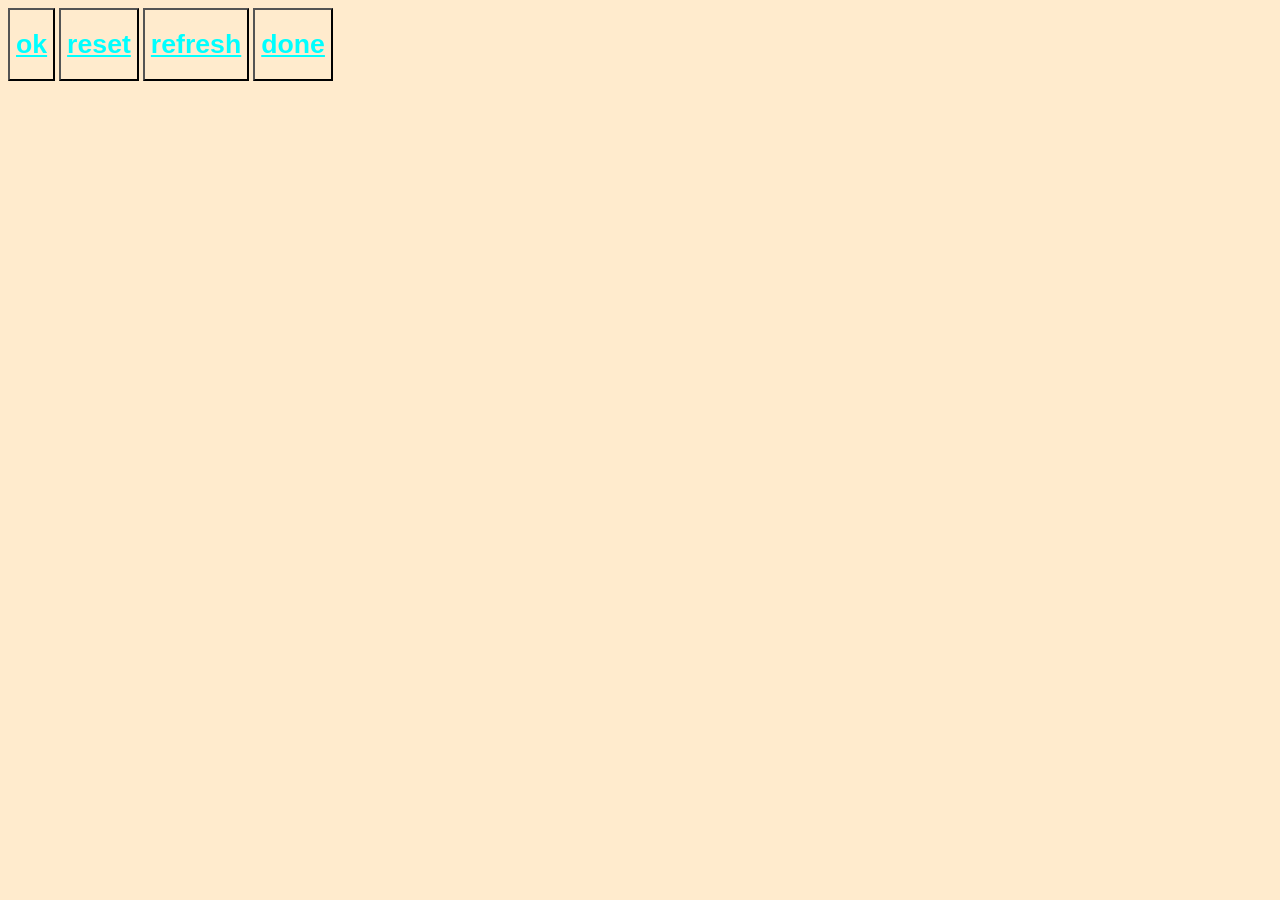
<file: HTML-CSS/blank.html>
<!DOCTYPE html>
<html lang="en">
<head>
    <meta charset="UTF-8">
    <meta name="viewport" content="width=device-width, initial-scale=1.0">
    <title>Document</title>
    <link rel="stylesheet" href="Gradient.css">
</head>
<body>
   <b><button><u>
    <h1>ok</h1>
   </u></button></b>
   <b><button><u>
    <h1>reset</h1>
   </u></button></b>
   <b><button><u>
    <h1>refresh</h1>
   </u></button></b>
   <b><button><u>
    <h1>done</h1>
   </u></button></b>
</body>
</html>
</file>
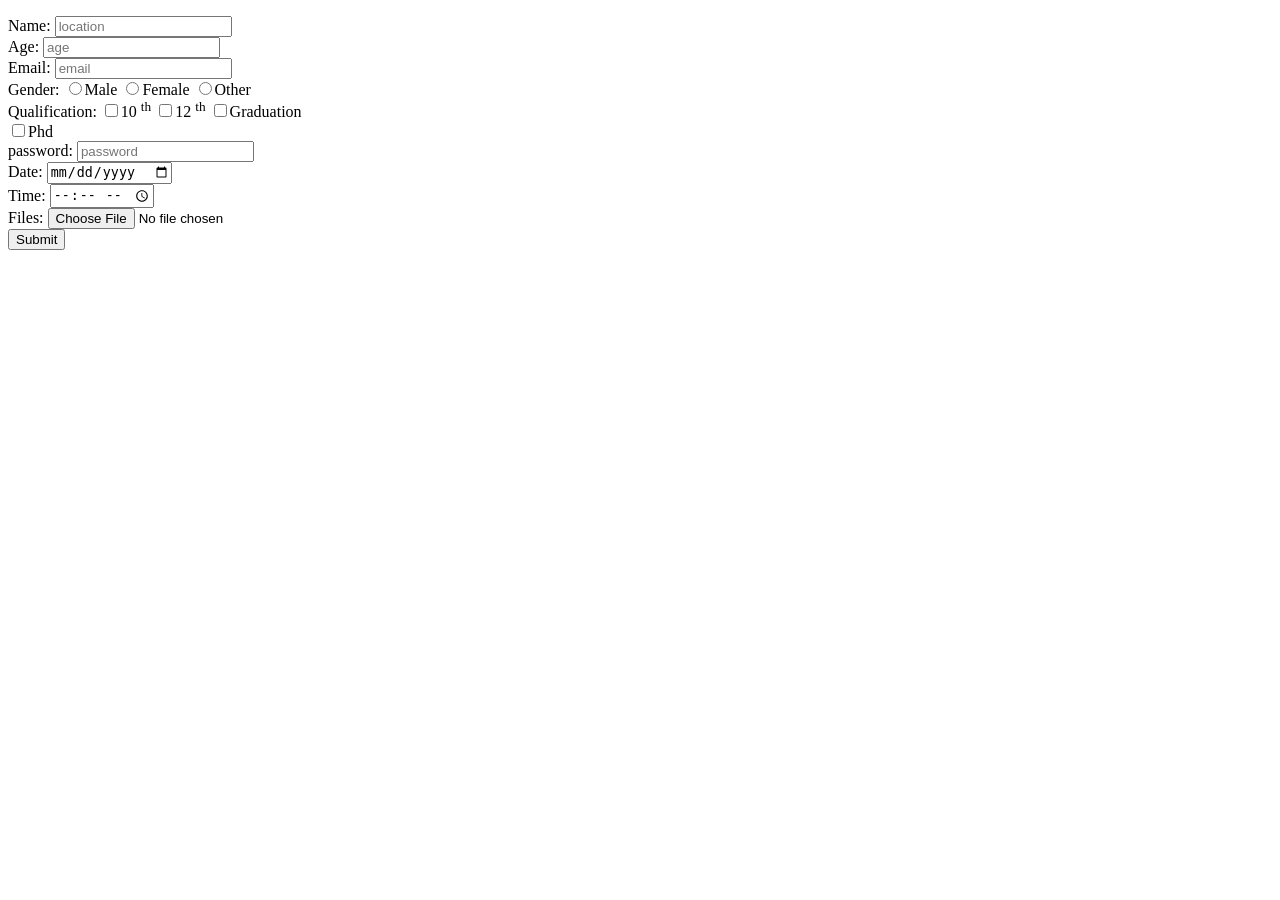
<file: HTML-CSS/form.html>
<!DOCTYPE html>
<html lang="en">
<head>
    <meta charset="UTF-8">
    <meta name="viewport" content="width=device-width, initial-scale=1.0">
    <title>Forms</title>
</head>
<body>
    <form>
        <p>
            Name: <input type="text" placeholder="location"><br>
            Age: <input type="number" placeholder="age"><br>
            Email: <input type="email" placeholder="email"><br>
            Gender: <input type="radio" name="gender" value="1">Male
                    <input type="radio" name="gender" value="2">Female
                    <input type="radio" name="gender" value="3">Other<br>
            Qualification: <input type="checkbox" name="qualification" value="1">10 <sup>th</sup>
                        <input type="checkbox" name="qualification" value="2">12 <sup>th</sup>
                        <input type="checkbox" name="qualification" value="3">Graduation<br>
                        <input type="checkbox" name="qualification" value="4">Phd<br>
            password: <input type="password" placeholder="password"><br>
            Date: <input type="date"><br>
            Time: <input type="time"><br>
            Files: <input type="file"><br>
            <button type = "submit">Submit</button>
            

        </p>
    </form>
</body>
</html>
</file>
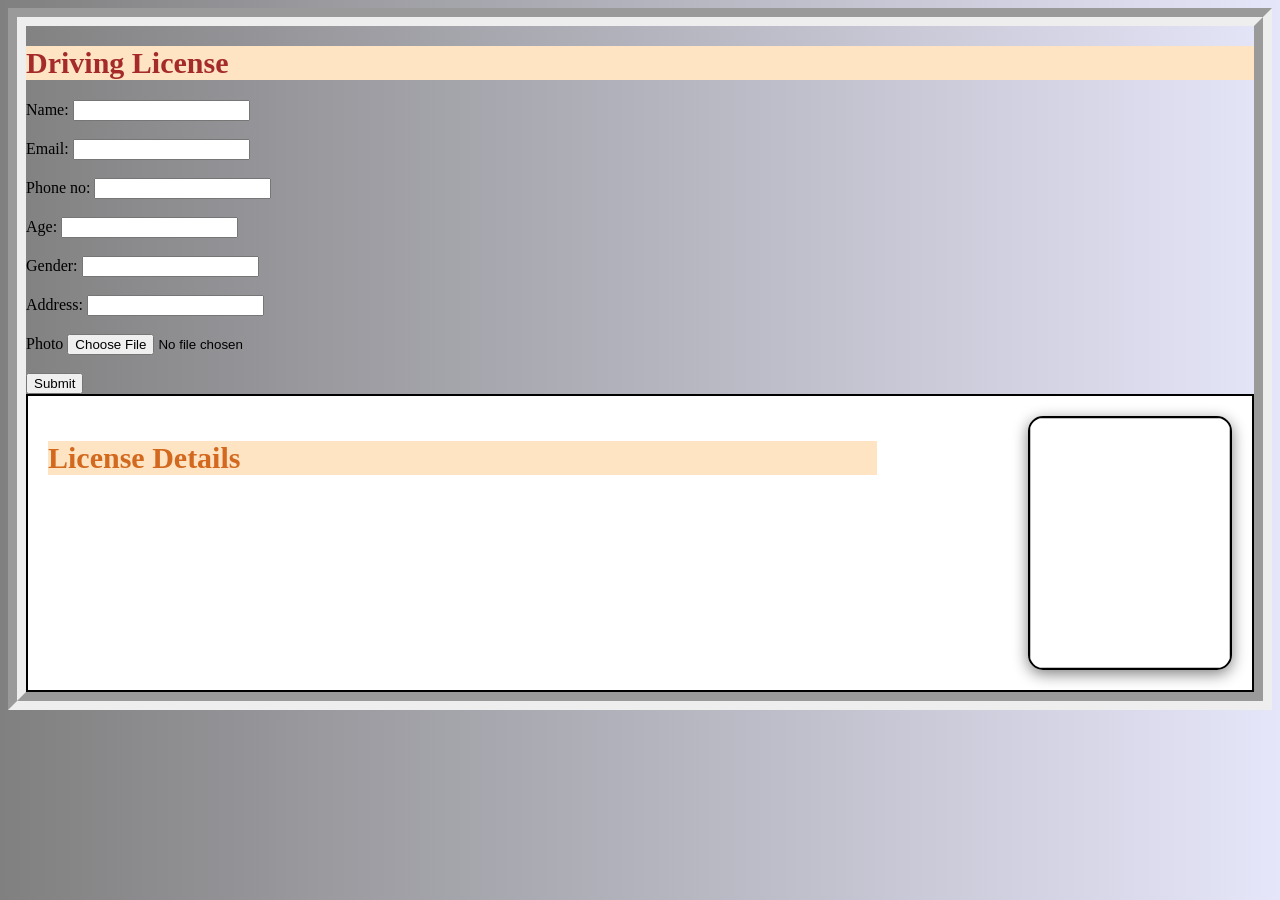
<file: HTML-CSS/forms.html>
<!DOCTYPE html>
<html lang="en">
<head>
    <meta charset="UTF-8">
    <meta name="viewport" content="width=device-width, initial-scale=1.0">
    <title>Responsive form</title>
    <link rel="stylesheet" href="forms.css">
    </head>
<body>
    <h1>Driving License</h1>
    <form id="details">
        <label>Name:</label>
        <input type="text" id="name" required>
        <br><br>
        <label>Email:</label>
        <input type="email" id="mail" required>
        <br><br>
        <label>Phone no:</label>
        <input type="number" id="phone" required>
        <br><br>
        <label>Age:</label>
        <input type="number" id="age" required>
        <br><br>
        <label>Gender:</label>
        <input type= "number" id="gender" required>
        <br><br>
        <label>Address:</label>
        <input type="text" id="address" required>
        <br><br>
        <label>Photo</label>
        <input type="file" id="image" accept="image/*" required>
        <br><br>
        <button type="submit">Submit</button>
    </form>
    <div class="license">
    <div class="info">
    <h2>License Details</h2>
    <p id="p1"></p>
    <p id="p2"></p>
    <p id="p3"></p>
    <p id="p4"></p>
    <p id="p5"></p>
    <p id="p6"></p>
    </div>
    <div class="photo">
    <img id="dp" width="200px" >
    </div>
</div>
<script src="forms.js" ></script>
</body>
</html>
</file>
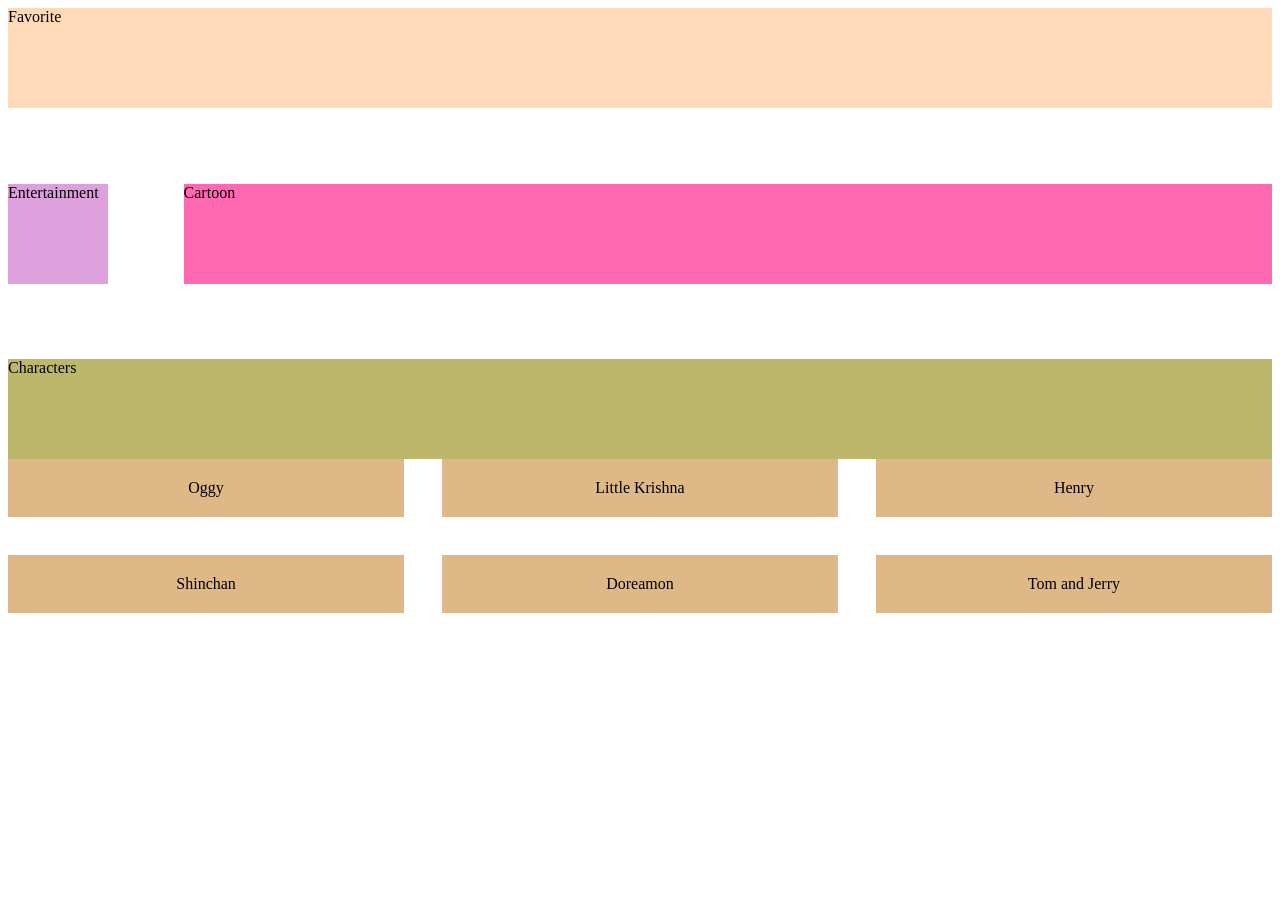
<file: HTML-CSS/Grid.html>
<!DOCTYPE html>
<html lang="en">
<head>
    <meta charset="UTF-8">
    <meta name="viewport" content="width=device-width, initial-scale=1.0">
    <title>Grid</title>
    <link rel="stylesheet" href="grid.css">
</head>
<body>
    <div class="Kids">
        <header>Favorite</header>
        <aside>Entertainment</aside>
        <main>Cartoon</main>
        <footer>Characters</footer>
    </div>
    <div class="grid">
        <div class="d1">Oggy</div>
        <div class="d1">Little Krishna</div>
        <div class="d1">Henry</div>
        <div class="d1">Shinchan</div>
        <div class="d1">Doreamon</div>
        <div class="d1">Tom and Jerry</div>
</body>
</html>
</file>
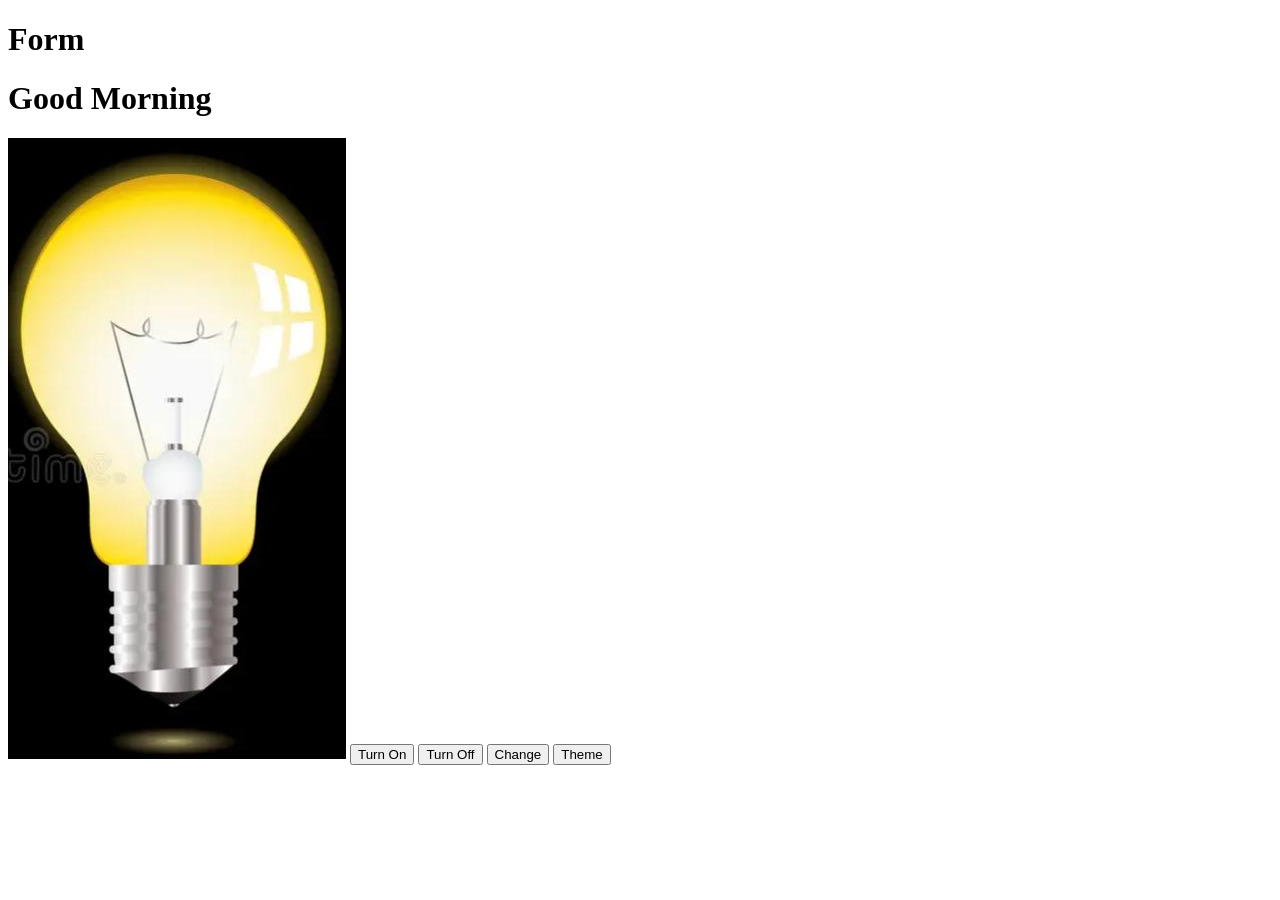
<file: HTML-CSS/Inputs.html>
<!DOCTYPE html>
<html lang="en">
<head>
    <meta charset="UTF-8">
    <meta name="viewport" content="width=device-width, initial-scale=1.0">
    <title>Document</title>
    <script src="inputs.js"></script>
</head>
<body id = "cap">
    <h1 id="Data">Form</h1>
    <div>
        <Form actions="add">

        </Form>
        <h1 id="greet">Good Morning</h1>
        <img id="on" src="/HTML-CSS/files/bulb on.jpeg" alt="on">
        <button onclick="turn_on()">Turn On</button>
        <button onclick="turn_off()">Turn Off</button>
        <button onclick="greet_afternoon()">Change</button>
        <button onclick="Change_Colour()">Theme</button>
    </div>
</body>
</html>
</file>
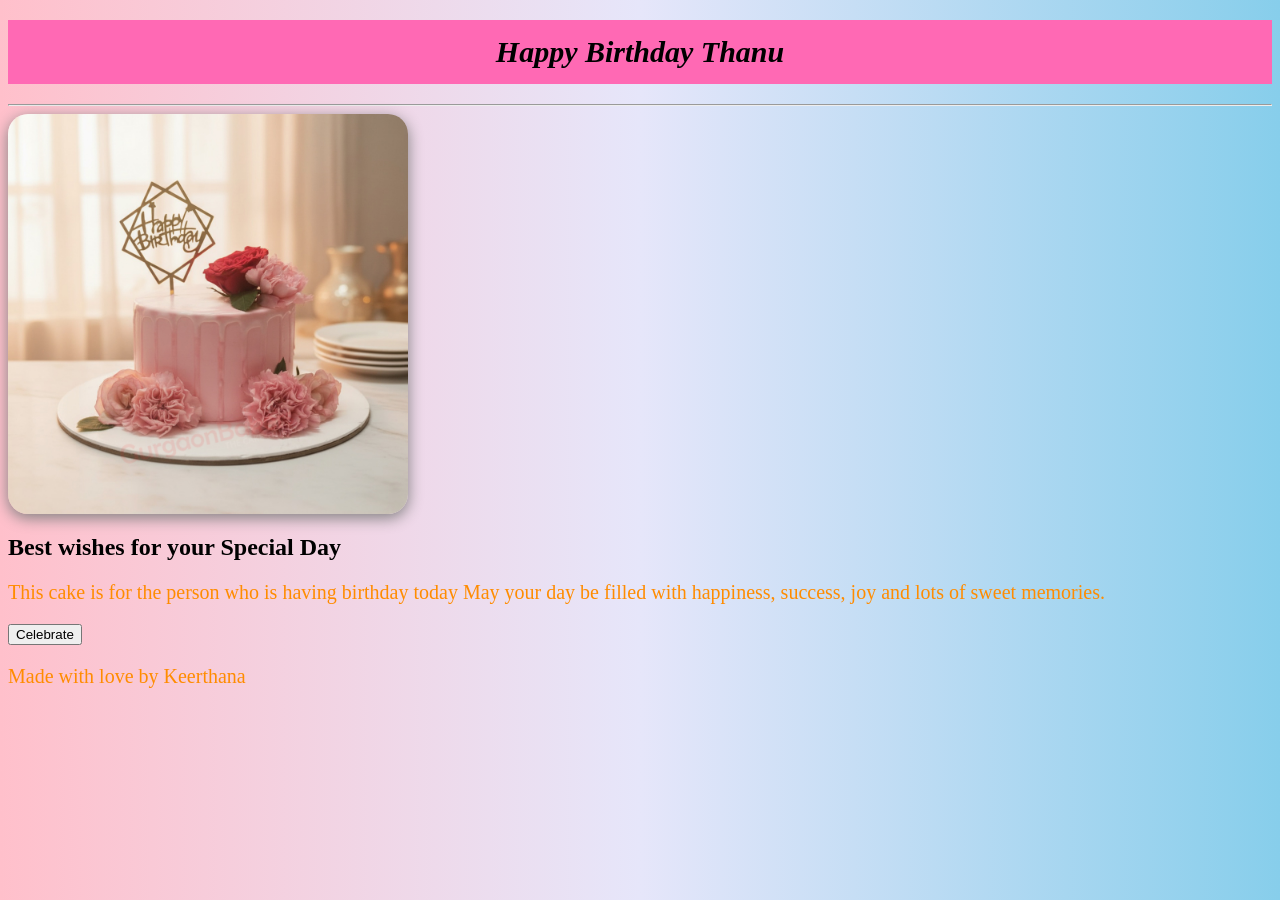
<file: HTML-CSS/Manipulation.html>
<!DOCTYPE html>
<html lang="en">
<head>
    <meta charset="UTF-8">
    <meta name="viewport" content="width=device-width, initial-scale=1.0">
    <title>Document</title>
    <link rel="stylesheet" href="manipulation.css">
    <script src="manipulation.js"></script>
</head>
<body>
    <div class = "container">
    <h1 id="wish">Happy Birthday <b>Thanu</b></h1>
    <hr>
    <div id="content">
        <img src="/HTML-CSS/files/cake1.jpeg" alt="cake">
    </div>
    <h2>Best wishes for your Special Day</h2>
        <p>This cake is for the person who is having birthday today
            May your day be filled with happiness, success, joy and lots of sweet memories.
        </p>
        <button>Celebrate</button>
        <footer>
            <p>Made with love by Keerthana</p>
        </footer>
    </div>
</body>
</html>
</file>
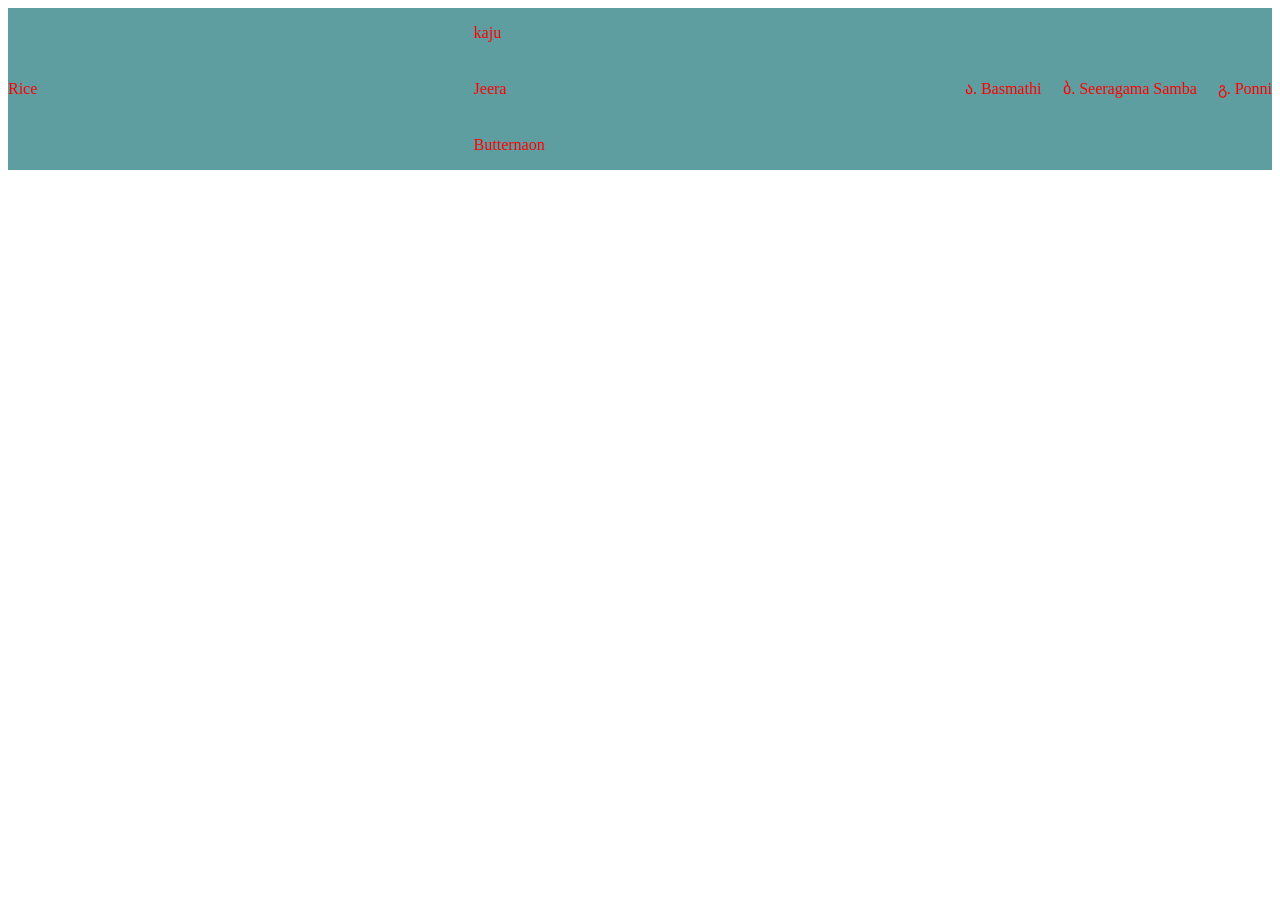
<file: HTML-CSS/Navigation_Bar.html>
<!DOCTYPE html>
<html lang="en">
<head>
    <meta charset="UTF-8">
    <meta name="viewport" content="width=device-width, initial-scale=1.0">
    <title>Document</title>
    <link rel="stylesheet" href="flex.css">
</head>
<body>
    <nav>
        <div class="Kaju">
            Rice
        </div>
        <ul class="Veg">
            <li>kaju</li>
            <li>Jeera</li>
            <li>Butternaon</li>
        </ul>
        <ul>
            <li>Basmathi</li>
            <li>Seeragama Samba</li>
            <li>Ponni</li>
        </ul>
    </nav>
</body>
</html>
</file>
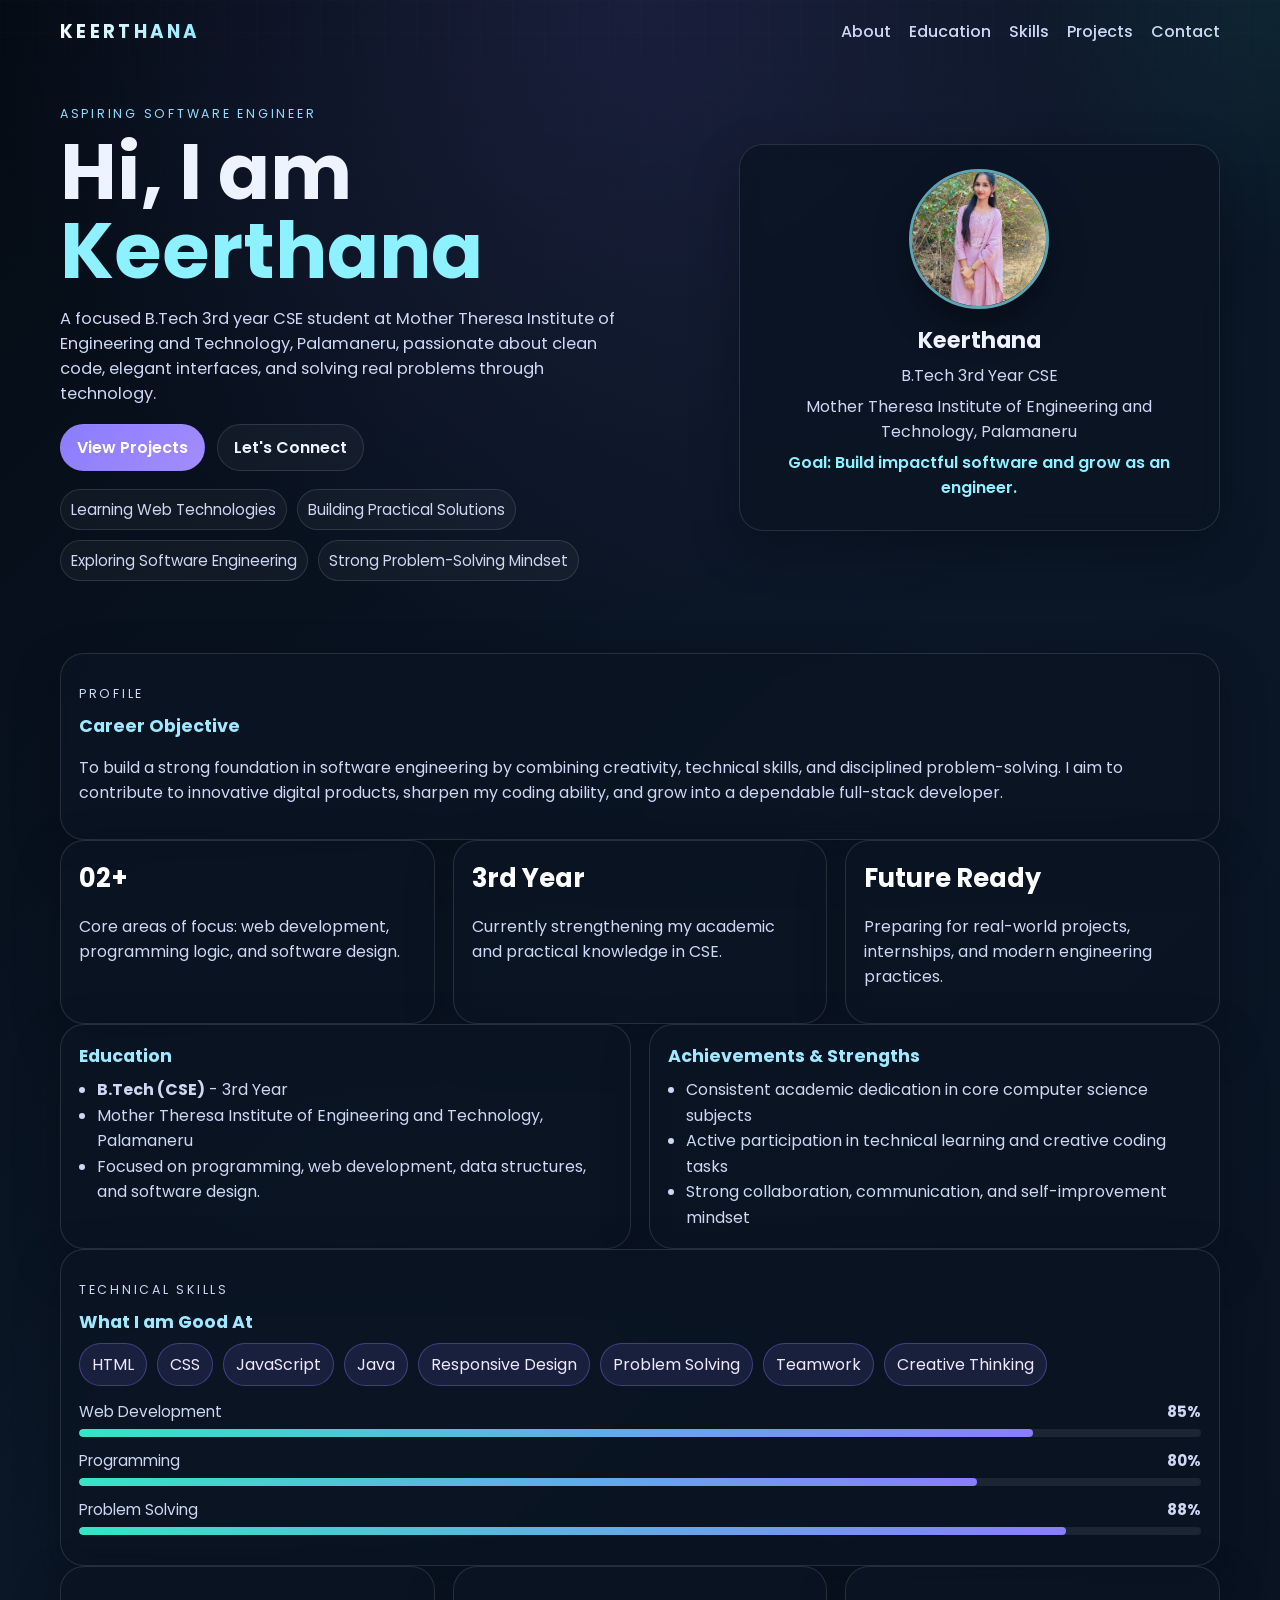
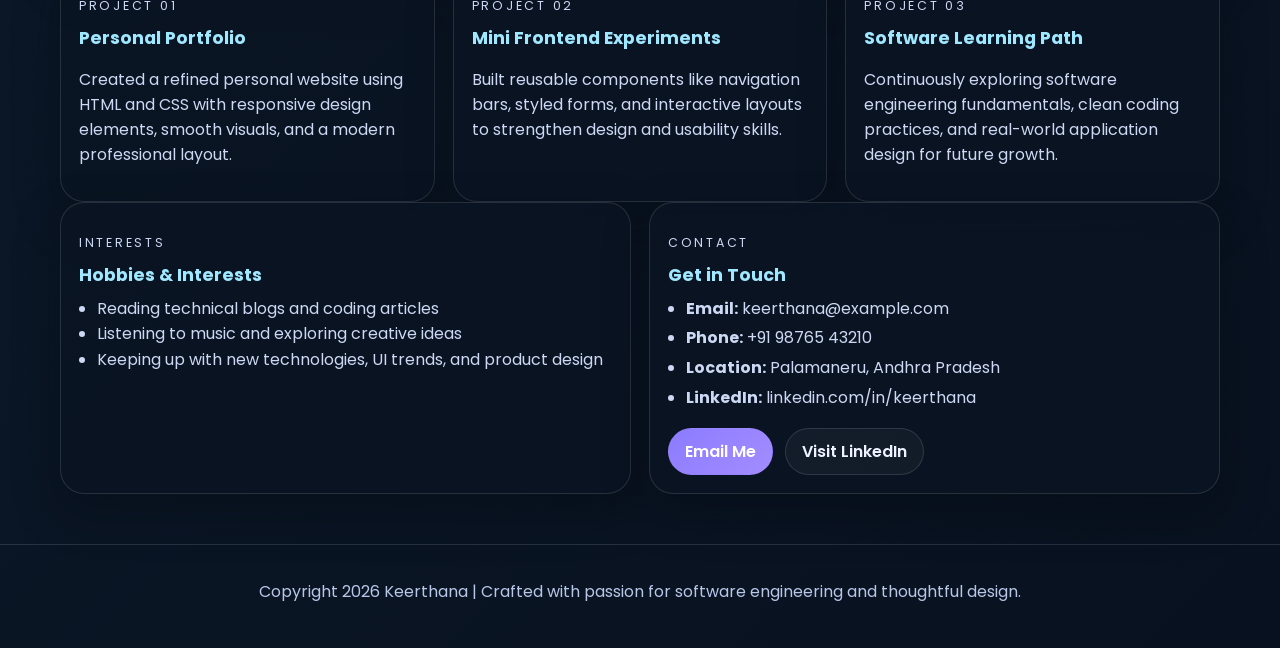
<file: HTML-CSS/portfolio.html>
<!DOCTYPE html>
<html lang="en">
<head>
  <meta charset="UTF-8" />
  <meta name="viewport" content="width=device-width, initial-scale=1.0" />
  <meta name="theme-color" content="#07111f" />
  <title>Keerthana | Professional Portfolio</title>
  <meta name="description" content="A polished personal portfolio for Keerthana, a B.Tech CSE student aspiring to become a software engineer." />
  <link rel="preconnect" href="https://fonts.googleapis.com" />
  <link rel="preconnect" href="https://fonts.gstatic.com" crossorigin />
  <link href="https://fonts.googleapis.com/css2?family=Poppins:wght@300;400;500;600;700;800&display=swap" rel="stylesheet" />
  <link rel="stylesheet" href="portfolio.css" />
</head>
<body>
  <header class="hero">
    <nav class="nav container">
      <a class="brand" href="#home">Keerthana</a>
      <div class="nav-links">
        <a href="#about">About</a>
        <a href="#education">Education</a>
        <a href="#skills">Skills</a>
        <a href="#projects">Projects</a>
        <a href="#contact">Contact</a>
      </div>
    </nav>

    <section class="hero-grid container" id="home">
      <article class="hero-copy reveal">
        <p class="eyebrow">Aspiring Software Engineer</p>
        <h1>Hi, I am <span>Keerthana</span></h1>
        <p class="lead">A focused B.Tech 3rd year CSE student at Mother Theresa Institute of Engineering and Technology, Palamaneru, passionate about clean code, elegant interfaces, and solving real problems through technology.</p>
        <div class="cta-row">
          <a class="btn btn-primary" href="#projects">View Projects</a>
          <a class="btn btn-secondary" href="#contact">Let's Connect</a>
        </div>
        <ul class="quick-facts">
          <li>Learning Web Technologies</li>
          <li>Building Practical Solutions</li>
          <li>Exploring Software Engineering</li>
          <li>Strong Problem-Solving Mindset</li>
        </ul>
      </article>

      <aside class="profile-card reveal">
        <div class="avatar-wrap">
          <img src="/HTML-CSS/files/keethu.jpeg" alt="Keerthana profile picture" class="profile-photo" />
        </div>
        <h2>Keerthana</h2>
        <p>B.Tech 3rd Year CSE</p>
        <p>Mother Theresa Institute of Engineering and Technology, Palamaneru</p>
        <p class="goal">Goal: Build impactful software and grow as an engineer.</p>
      </aside>
    </section>
  </header>

  <main class="container sections">
    <section class="card reveal" id="about">
      <p class="section-tag">Profile</p>
      <h3>Career Objective</h3>
      <p>To build a strong foundation in software engineering by combining creativity, technical skills, and disciplined problem-solving. I aim to contribute to innovative digital products, sharpen my coding ability, and grow into a dependable full-stack developer.</p>
    </section>

    <section class="grid-3 reveal" id="highlights">
      <article class="stat-card card">
        <h3>02+</h3>
        <p>Core areas of focus: web development, programming logic, and software design.</p>
      </article>
      <article class="stat-card card">
        <h3>3rd Year</h3>
        <p>Currently strengthening my academic and practical knowledge in CSE.</p>
      </article>
      <article class="stat-card card">
        <h3>Future Ready</h3>
        <p>Preparing for real-world projects, internships, and modern engineering practices.</p>
      </article>
    </section>

    <section class="grid-2 reveal" id="education">
      <article class="card">
        <h3>Education</h3>
        <ul class="list-items">
          <li><strong>B.Tech (CSE)</strong> - 3rd Year</li>
          <li>Mother Theresa Institute of Engineering and Technology, Palamaneru</li>
          <li>Focused on programming, web development, data structures, and software design.</li>
        </ul>
      </article>
      <article class="card">
        <h3>Achievements & Strengths</h3>
        <ul class="list-items">
          <li>Consistent academic dedication in core computer science subjects</li>
          <li>Active participation in technical learning and creative coding tasks</li>
          <li>Strong collaboration, communication, and self-improvement mindset</li>
        </ul>
      </article>
    </section>

    <section class="card reveal" id="skills">
      <p class="section-tag">Technical Skills</p>
      <h3>What I am Good At</h3>
      <div class="skill-grid">
        <div class="skill-chip">HTML</div>
        <div class="skill-chip">CSS</div>
        <div class="skill-chip">JavaScript</div>
        <div class="skill-chip">Java</div>
        <div class="skill-chip">Responsive Design</div>
        <div class="skill-chip">Problem Solving</div>
        <div class="skill-chip">Teamwork</div>
        <div class="skill-chip">Creative Thinking</div>
      </div>
      <div class="meter-list">
        <div><span>Web Development</span><strong>85%</strong></div>
        <div class="meter"><i style="width:85%"></i></div>
        <div><span>Programming</span><strong>80%</strong></div>
        <div class="meter"><i style="width:80%"></i></div>
        <div><span>Problem Solving</span><strong>88%</strong></div>
        <div class="meter"><i style="width:88%"></i></div>
      </div>
    </section>

    <section class="grid-3 reveal" id="projects">
      <article class="card project-card">
        <p class="section-tag">Project 01</p>
        <h3>Personal Portfolio</h3>
        <p>Created a refined personal website using HTML and CSS with responsive design elements, smooth visuals, and a modern professional layout.</p>
      </article>
      <article class="card project-card">
        <p class="section-tag">Project 02</p>
        <h3>Mini Frontend Experiments</h3>
        <p>Built reusable components like navigation bars, styled forms, and interactive layouts to strengthen design and usability skills.</p>
      </article>
      <article class="card project-card">
        <p class="section-tag">Project 03</p>
        <h3>Software Learning Path</h3>
        <p>Continuously exploring software engineering fundamentals, clean coding practices, and real-world application design for future growth.</p>
      </article>
    </section>

    <section class="grid-2 reveal">
      <article class="card">
        <p class="section-tag">Interests</p>
        <h3>Hobbies & Interests</h3>
        <ul class="list-items">
          <li>Reading technical blogs and coding articles</li>
          <li>Listening to music and exploring creative ideas</li>
          <li>Keeping up with new technologies, UI trends, and product design</li>
        </ul>
      </article>
      <article class="card" id="contact">
        <p class="section-tag">Contact</p>
        <h3>Get in Touch</h3>
        <ul class="list-items contact-list">
          <li><strong>Email:</strong> keerthana@example.com</li>
          <li><strong>Phone:</strong> +91 98765 43210</li>
          <li><strong>Location:</strong> Palamaneru, Andhra Pradesh</li>
          <li><strong>LinkedIn:</strong> linkedin.com/in/keerthana</li>
        </ul>
        <div class="cta-row">
          <a class="btn btn-primary" href="mailto:keerthana@example.com">Email Me</a>
          <a class="btn btn-secondary" href="https://www.linkedin.com" target="_blank" rel="noreferrer">Visit LinkedIn</a>
        </div>
      </article>
    </section>
  </main>

  <footer class="footer">
    <p>Copyright 2026 Keerthana | Crafted with passion for software engineering and thoughtful design.</p>
  </footer>
</body>
</html>
</file>
<file: HTML-CSS/Gradient.css>
*{
    color: aqua;
    background-color: blanchedalmond;
    justify-content: center;
}
</file>
<file: HTML-CSS/forms.css>
body
{
    background: linear-gradient(to right, gray, lavender);
    border-color: azure;
    border: 0.5cm;
    border-style:groove;
}
h1{
    color: brown;
    text-align: start;
    font-size: 30px;
    background-color: bisque;
}
img
{
    width: 200px;
    float: right;
    border-radius: 20px;
    box-shadow: o, 4px, 15px, gray;
}
form{
    color: black;
}
h2{
    color: chocolate;
    font-size: 30px;
    background-color: bisque;
}
p{
    text-align: left;
    color: black;
}
.license{
    display: flex;
    justify-content: space-between;
    align-items: flex-start;
    border: 2px solid black;
    padding: 20px;
    background-color: white;
}

.info{
    width: 70%;
}

.photo{
    width: 30%;
    text-align: center;
}

.photo img{
    width: 200px;
    height: 250px;
    object-fit: cover;
    border-radius: 15px;
    box-shadow: 0 4px 15px gray;
    border: 2px solid black;
}
</file>
<file: HTML-CSS/grid.css>
.Kids{
    display: grid;
    grid-template-columns: 100px 1fr;
    grid-template-rows: 100px 100px 100px;
    gap: 2cm;
}
header{
    grid-column: 1/3;
    background-color: peachpuff;
}
footer{
    grid-column: 1/3;
    background-color:darkkhaki;
}
main{
    background-color:hotpink;
}
aside{
    background: plum;
}
.grid {
    display: grid;
    grid-template-columns: repeat(3, 1fr);
    gap: 1cm;
}
.d1 {
    background-color: burlywood;
    text-align: center;
    padding: 20px;

}
</file>
<file: HTML-CSS/manipulation.css>
img {
    width: 400px; 
    border-radius: 20px; 
    box-shadow: 0 4px 15px gray;
}
body{
    background:linear-gradient(to right,pink,lavender,skyblue);
    border: 5cm;
}
#content {
    display: flex;
    gap: 1cm;
}
h1{
    text-align: center;
    color: black;
    font-size: 30px;
    padding: 15px;
    font-style:oblique;
    text-decoration:double;
    text-shadow: 2cm;
    background-color:hotpink;
}
p{
    text-align: start;
    font-size: 20px;
    color:darkorange;

}
</file>
<file: HTML-CSS/flex.css>
nav{
    display: flex;
    justify-content: space-between;
    align-items: center;
    background-color: cadetblue;
    color: red;
}
.Veg{
    flex-direction: column;
    list-style: none;
}
ul{
    display: flex;
    gap: 1cm;
    list-style:georgian;
}
</file>
<file: HTML-CSS/portfolio.css>
:root {
  --bg: #07111f;
  --panel: rgba(10, 20, 35, 0.82);
  --panel-2: rgba(17, 31, 51, 0.92);
  --text: #edf4ff;
  --muted: #cdd8f4;
  --primary: #8b7cff;
  --secondary: #33e6c5;
  --accent: #ffb86b;
  --border: rgba(255, 255, 255, 0.12);
}

* { box-sizing: border-box; }
html { scroll-behavior: smooth; }
body {
  margin: 0;
  font-family: 'Poppins', sans-serif;
  color: var(--text);
  background:
    radial-gradient(circle at top, rgba(139, 124, 255, 0.14), transparent 28%),
    linear-gradient(135deg, #040b14 0%, #0b1727 45%, #08111f 100%);
  min-height: 100vh;
}

img { max-width: 100%; }
a { text-decoration: none; color: inherit; }

.container { width: min(1160px, calc(100% - 24px)); margin: 0 auto; }

.hero { position: relative; overflow: hidden; }
.hero::before,
.hero::after {
  content: "";
  position: absolute; inset: 0;
  pointer-events: none;
}
.hero::before {
  background: radial-gradient(circle at top right, rgba(51, 230, 197, 0.08), transparent 18%);
}
.hero::after {
  background-image: linear-gradient(rgba(255,255,255,0.03) 1px, transparent 1px), linear-gradient(90deg, rgba(255,255,255,0.03) 1px, transparent 1px);
  background-size: 32px 32px;
  mask-image: linear-gradient(to bottom, rgba(0,0,0,0.35), transparent 85%);
}

.nav {
  display: flex; justify-content: space-between; align-items: center;
  padding: 18px 0; position: relative; z-index: 2;
}
.brand {
  font-size: 1.15rem; font-weight: 700; letter-spacing: 0.18em; text-transform: uppercase;
  background: linear-gradient(135deg, #ffffff, #8ae8ff);
  -webkit-background-clip: text; background-clip: text; color: transparent;
}
.nav-links { display: flex; gap: 18px; flex-wrap: wrap; }
.nav-links a {
  color: var(--muted); font-weight: 500; transition: color 0.25s ease;
}
.nav-links a:hover { color: #fff; }

.hero-grid {
  display: grid; grid-template-columns: 1.15fr 0.85fr; gap: 28px;
  align-items: center; padding: 30px 0 72px; position: relative; z-index: 2;
}
.eyebrow, .section-tag {
  text-transform: uppercase; letter-spacing: 0.22em; font-size: 0.78rem;
  color: #8cdcff; margin-bottom: 10px;
}
.hero-copy h1 {
  font-size: clamp(2.7rem, 8vw, 4.8rem); line-height: 1.02; margin: 0 0 12px;
}
.hero-copy h1 span { color: #8ef1ff; }
.lead { color: var(--muted); max-width: 580px; font-size: 1.02rem; }
.cta-row { display: flex; gap: 12px; margin-top: 18px; flex-wrap: wrap; }
.btn {
  display: inline-flex; align-items: center; justify-content: center;
  padding: 10px 16px; border-radius: 999px; font-weight: 600; border: 1px solid transparent;
  transition: transform 0.25s, box-shadow 0.25s, border-color 0.25s;
}
.btn:hover { transform: translateY(-2px); box-shadow: 0 12px 24px rgba(124, 92, 255, 0.22); }
.btn-primary { background: linear-gradient(135deg, var(--primary), #a38cff); color: #fff; }
.btn-secondary { border-color: var(--border); background: rgba(255,255,255,0.04); color: var(--text); }

.quick-facts {
  display: flex; flex-wrap: wrap; gap: 10px; list-style: none; padding: 0; margin: 18px 0 0;
}
.quick-facts li {
  padding: 8px 10px; border: 1px solid var(--border); border-radius: 999px; background: rgba(255,255,255,0.04); color: var(--muted); font-size: 0.94rem;
}

.profile-card, .card {
  background: var(--panel); border: 1px solid var(--border); border-radius: 24px;
  box-shadow: 0 18px 45px rgba(4, 8, 15, 0.35); backdrop-filter: blur(10px);
}
.profile-card {
  padding: 24px; text-align: center; animation: float 4s ease-in-out infinite;
}
.avatar-wrap {
  width: 140px; height: 140px; margin: 0 auto 14px; border-radius: 50%; overflow: hidden;
  border: 3px solid rgba(142, 241, 255, 0.65); box-shadow: 0 16px 36px rgba(0,0,0,0.35);
}
.profile-photo {
  width: 100%; height: 100%; object-fit: cover; display: block;
}
.profile-card h2 { margin: 4px 0; font-size: 1.4rem; }
.profile-card p { color: var(--muted); margin: 6px 0; }
.goal { color: #8ef1ff !important; font-weight: 600; }

.sections { padding-bottom: 32px; }
.grid-2, .grid-3 { display: grid; gap: 18px; }
.grid-2 { grid-template-columns: repeat(2, 1fr); }
.grid-3 { grid-template-columns: repeat(3, 1fr); }
.card { padding: 18px; transition: transform 0.25s ease, border-color 0.25s ease; }
.card:hover { transform: translateY(-4px); border-color: rgba(139, 124, 255, 0.72); }
.card h3 { margin-top: 0; margin-bottom: 8px; font-size: 1.1rem; color: #9fe8ff; }
.card p, .card li { color: var(--muted); }

.stat-card h3 { font-size: 1.6rem; color: #fff; margin-bottom: 6px; }

.list-items { margin: 0; padding-left: 18px; line-height: 1.6; }
.skill-grid { display: flex; flex-wrap: wrap; gap: 10px; margin-bottom: 14px; }
.skill-chip {
  padding: 8px 12px; border-radius: 999px; border: 1px solid rgba(139, 124, 255, 0.35); background: rgba(139, 124, 255, 0.12); color: #efe7ff;
}
.meter-list div { display: flex; justify-content: space-between; gap: 12px; align-items: center; color: var(--muted); font-size: 0.95rem; }
.meter { height: 8px; background: rgba(255,255,255,0.08); border-radius: 999px; overflow: hidden; margin: 6px 0 12px; }
.meter i { display: block; height: 100%; border-radius: inherit; background: linear-gradient(135deg, var(--secondary), var(--primary)); }

.project-card { min-height: 155px; }
.contact-list li { margin-bottom: 4px; }

.footer {
  text-align: center; padding: 18px 12px 28px; color: #b8c7e8; border-top: 1px solid var(--border); margin-top: 18px;
}

.reveal { animation: fadeUp 0.8s ease both; }

@keyframes fadeUp {
  from { opacity: 0; transform: translateY(18px); }
  to { opacity: 1; transform: translateY(0); }
}

@keyframes float {
  0%, 100% { transform: translateY(0); }
  50% { transform: translateY(-6px); }
}

@media (max-width: 980px) {
  .hero-grid, .grid-2, .grid-3 { grid-template-columns: 1fr; }
}

@media (max-width: 720px) {
  .nav { align-items: flex-start; flex-direction: column; gap: 10px; }
  .nav-links { gap: 10px; }
  .hero-copy h1 { font-size: 2.3rem; }
  .profile-card { animation: none; }
  .cta-row { gap: 10px; }
}
</file>
